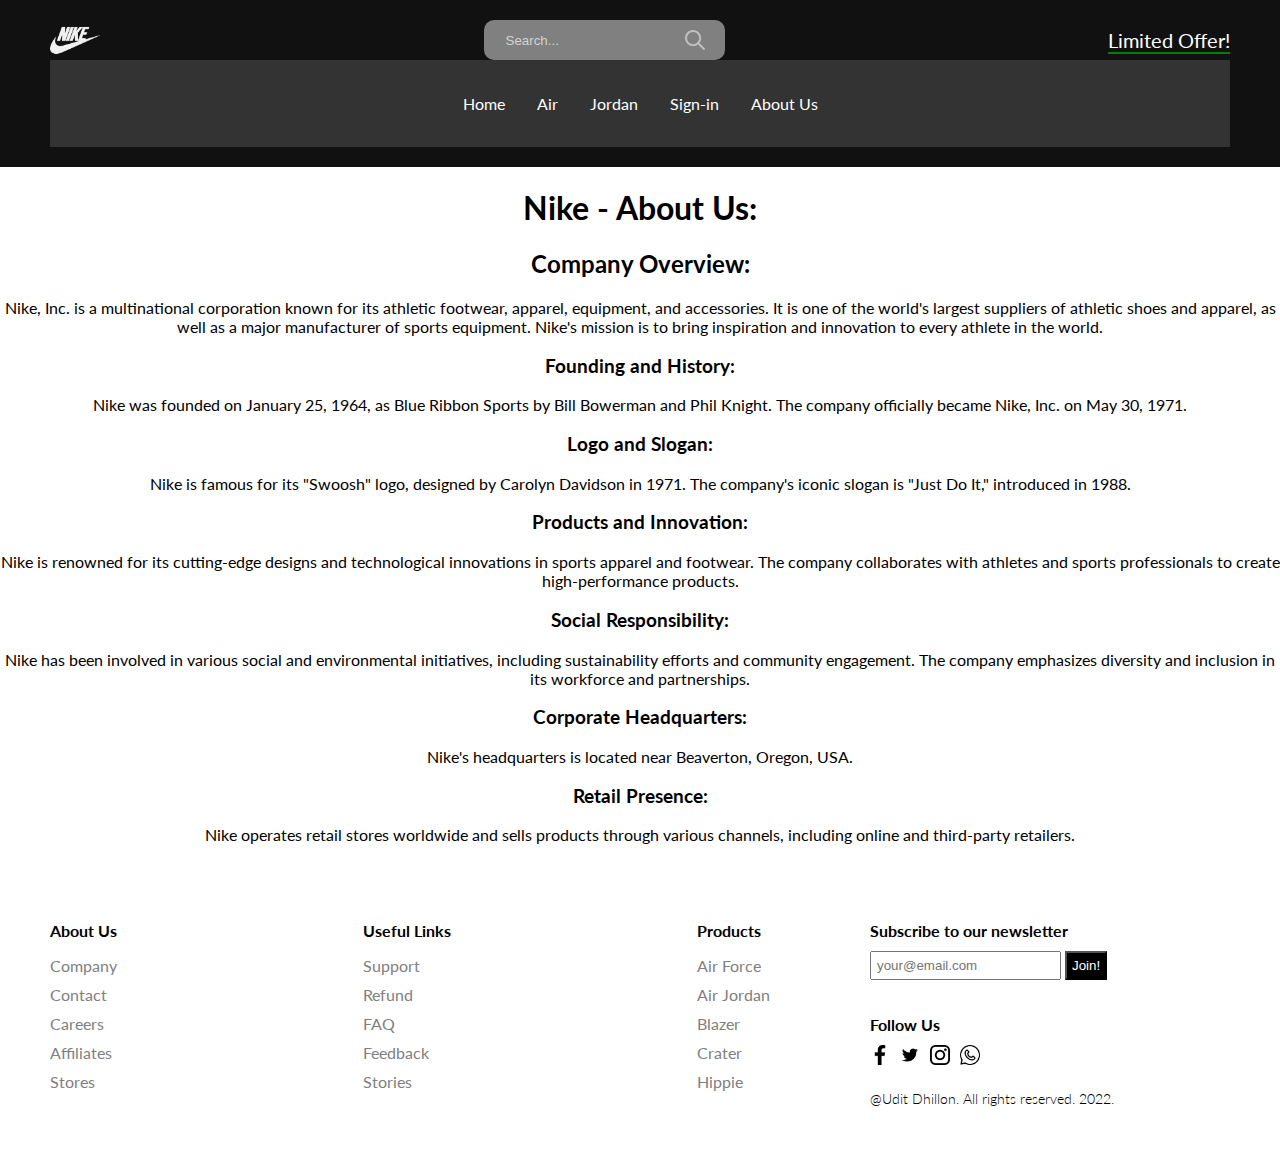
<file: Final Assignment/AboutUs.html>
<html lang="en">

<head>
    <meta charset="UTF-8">
    <meta http-equiv="X-UA-Compatible" content="IE=edge">
    <meta name="viewport" content="width=device-width, initial-scale=1.0">
    <link
        href="https://fonts.googleapis.com/css2?family=Lato:ital,wght@0,100;0,300;0,400;0,700;0,900;1,100;1,300;1,400;1,700;1,900&display=swap"
        rel="stylesheet">
    <link rel="stylesheet" href="style.css">
    <title>Nike Store</title>
</head>

<body>
    <nav id="nav">
        <div class="navTop">
            <div class="navItem">
                <img class="logo_nike" src="img\21.png" alt="Nike">
            </div>
            <div class="navItem">
                <div class="search">
                    <input type="text" placeholder="Search..." class="searchInput">
                    <img src="./img/search.png" width="20" height="20" alt="" class="searchIcon">
                </div>
            </div>
            <div class="navItem">
                <span class="limitedOffer">Limited Offer!</span>
            </div>
        </div>
        <nav class="navBottom">
            <li class="menuItem"><a href="index.html">Home</a></li>
            <li class="menuItem"><a href="Air_Force.html">Air</a></li>
            <li class="menuItem"><a href="Jordan.html">Jordan</a></li>
            <li class="menuItem"><a href="Sign-in.html">Sign-in</a></li>
            <li class="menuItem"><a href="AboutUs.html">About Us</a></li>
        </nav>
    </nav>
    <div class="Abs">
        <h1>Nike - About Us:</h1>
<h2>Company Overview:</h2>
<p>Nike, Inc. is a multinational corporation known for its athletic footwear, apparel, equipment, and accessories. It is one of the world's largest suppliers of athletic shoes and apparel, as well as a major manufacturer of sports equipment. Nike's mission is to bring inspiration and innovation to every athlete in the world.
</p>
<h3>Founding and History:</h3>
<p>Nike was founded on January 25, 1964, as Blue Ribbon Sports by Bill Bowerman and Phil Knight.
    The company officially became Nike, Inc. on May 30, 1971.</p>
    <h3>Logo and Slogan:</h3>
<p>Nike is famous for its "Swoosh" logo, designed by Carolyn Davidson in 1971.
    The company's iconic slogan is "Just Do It," introduced in 1988.</p>
<h3>Products and Innovation:</h3>
<p>Nike is renowned for its cutting-edge designs and technological innovations in sports apparel and footwear.
    The company collaborates with athletes and sports professionals to create high-performance products.</p>
<h3>Social Responsibility:</h3>
    <p>Nike has been involved in various social and environmental initiatives, including sustainability efforts and community engagement.
        The company emphasizes diversity and inclusion in its workforce and partnerships.</p>
<h3>Corporate Headquarters:</h3>
<p>Nike's headquarters is located near Beaverton, Oregon, USA.</p>
<h3>Retail Presence:</h3>
 <p>Nike operates retail stores worldwide and sells products through various channels, including online and third-party retailers.
</p>   
</div>
    <footer>
        <div class="footerLeft">
            <div class="footerMenu">
                <h1 class="fMenuTitle">About Us</h1>
                <ul class="fList">
                    <li class="fListItem">Company</li>
                    <li class="fListItem">Contact</li>
                    <li class="fListItem">Careers</li>
                    <li class="fListItem">Affiliates</li>
                    <li class="fListItem">Stores</li>
                </ul>
            </div>
            <div class="footerMenu">
                <h1 class="fMenuTitle">Useful Links</h1>
                <ul class="fList">
                    <li class="fListItem">Support</li>
                    <li class="fListItem">Refund</li>
                    <li class="fListItem">FAQ</li>
                    <li class="fListItem">Feedback</li>
                    <li class="fListItem">Stories</li>
                </ul>
            </div>
            <div class="footerMenu">
                <h1 class="fMenuTitle">Products</h1>
                <ul class="fList">
                    <li class="fListItem">Air Force</li>
                    <li class="fListItem">Air Jordan</li>
                    <li class="fListItem">Blazer</li>
                    <li class="fListItem">Crater</li>
                    <li class="fListItem">Hippie</li>
                </ul>
            </div>
        </div>
        <div class="footerRight">
            <div class="footerRightMenu">
                <h1 class="fMenuTitle">Subscribe to our newsletter</h1>
                <div class="fMail">
                    <input type="text" placeholder="your@email.com" class="fInput">
                    <button class="fButton">Join!</button>
                </div>
            </div>
            <div class="footerRightMenu">
                <h1 class="fMenuTitle">Follow Us</h1>
                <div class="fIcons">
                    <img src="./img/facebook.png" alt="" class="fIcon">
                    <img src="./img/twitter.png" alt="" class="fIcon">
                    <img src="./img/instagram.png" alt="" class="fIcon">
                    <img src="./img/whatsapp.png" alt="" class="fIcon">
                </div>
            </div>
            <div class="footerRightMenu">
                <span class="copyright">@Udit Dhillon. All rights reserved. 2022.</span>
            </div>
        </div>
    </footer>
</body>

</html>
</file>
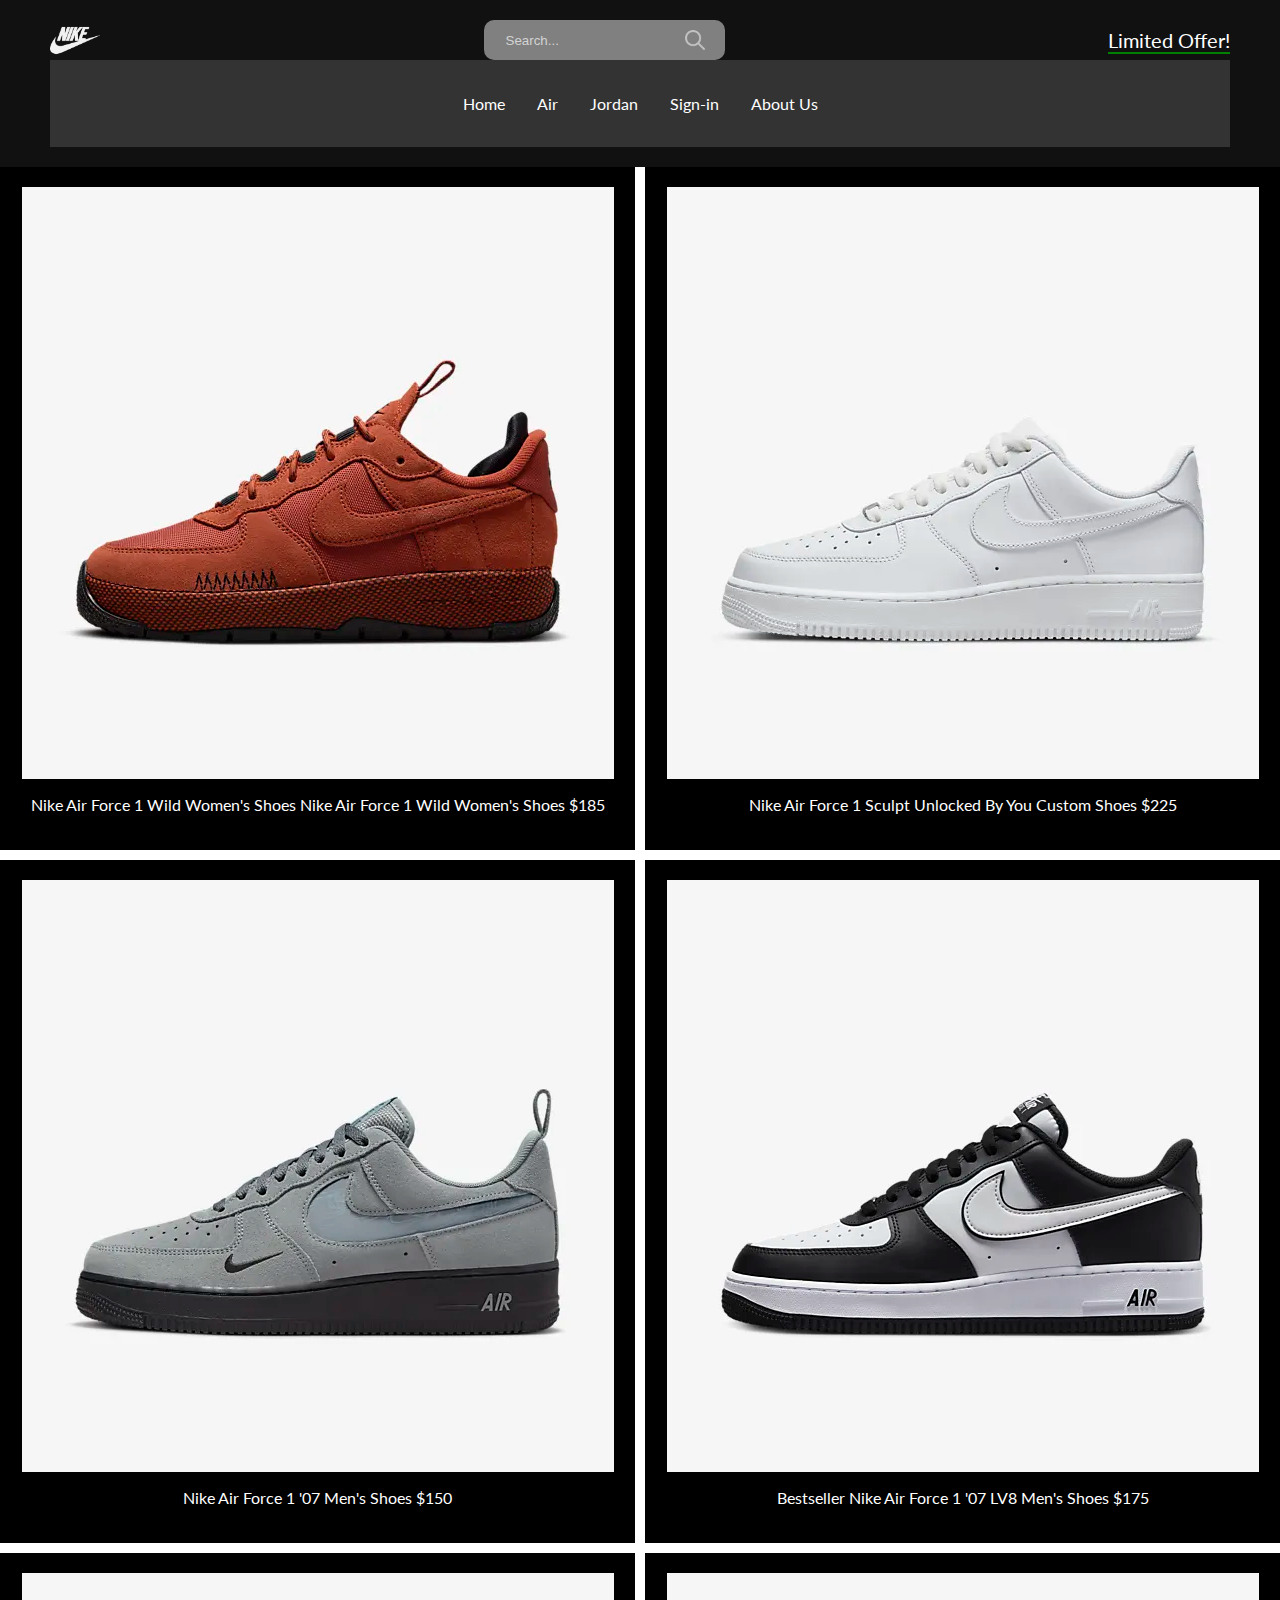
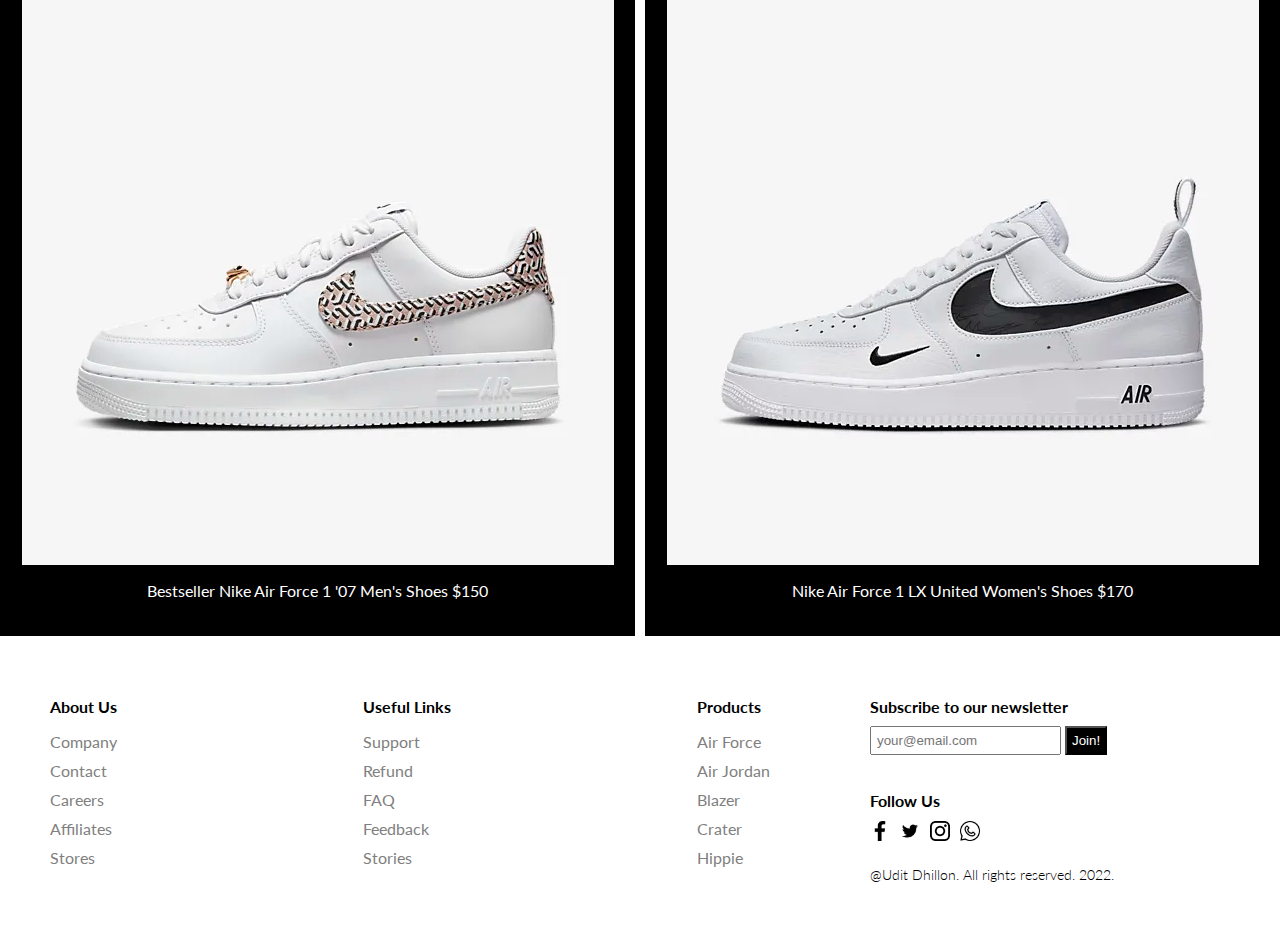
<file: Final Assignment/Air_Force.html>
<html lang="en">

<head>
    <meta charset="UTF-8">
    <meta http-equiv="X-UA-Compatible" content="IE=edge">
    <meta name="viewport" content="width=device-width, initial-scale=1.0">
    <link
        href="https://fonts.googleapis.com/css2?family=Lato:ital,wght@0,100;0,300;0,400;0,700;0,900;1,100;1,300;1,400;1,700;1,900&display=swap"
        rel="stylesheet">
    <link rel="stylesheet" href="style.css">
    <title>Nike Store</title>
</head>

<body>
    <nav id="nav">
        <div class="navTop">
            <div class="navItem">
                <img class="logo_nike" src="img\21.png" alt="Nike">
            </div>
            <div class="navItem">
                <div class="search">
                    <input type="text" placeholder="Search..." class="searchInput">
                    <img src="./img/search.png" width="20" height="20" alt="" class="searchIcon">
                </div>
            </div>
            <div class="navItem">
                <span class="limitedOffer">Limited Offer!</span>
            </div>
        </div>
        <nav class="navBottom">
            <li class="menuItem"><a href="index.html">Home</a></li>
            <li class="menuItem"><a href="Air_Force.html">Air</a></li>
            <li class="menuItem"><a href="Jordan.html">Jordan</a></li>
            <li class="menuItem"><a href="Sign-in.html">Sign-in</a></li>
            <li class="menuItem"><a href="AboutUs.html">About Us</a></li>
        </nav>
    </nav>
    <div class="grid-container">
        <!-- You can customize the content of each grid item -->
        <div class="grid-item"><img src="img\Air1.webp"><p>Nike Air Force 1 Wild Women's Shoes
            Nike Air Force 1 Wild
            Women's Shoes
            $185</p></div>
        <div class="grid-item"><img src="img\Air2.webp"><p>
            Nike Air Force 1 Sculpt Unlocked By You
            Custom Shoes
            $225</p></div>
        <div class="grid-item"><img src="img\Air3.webp"><p>
            Nike Air Force 1 '07
            Men's Shoes
            $150</p></div>
        <div class="grid-item"><img src="img\Air4.webp"><p>
            Bestseller
            Nike Air Force 1 '07 LV8
            Men's Shoes
            $175</p></div>
        <div class="grid-item"><img src="img\Air5.webp"><p>
            Bestseller
            Nike Air Force 1 '07
            Men's Shoes
            $150</p></div>
        <div class="grid-item"><img src="img\Air6.webp"><p>
            Nike Air Force 1 LX United
            Women's Shoes
            $170</p></div>
    </div>
    <footer>
        <div class="footerLeft">
            <div class="footerMenu">
                <h1 class="fMenuTitle">About Us</h1>
                <ul class="fList">
                    <li class="fListItem">Company</li>
                    <li class="fListItem">Contact</li>
                    <li class="fListItem">Careers</li>
                    <li class="fListItem">Affiliates</li>
                    <li class="fListItem">Stores</li>
                </ul>
            </div>
            <div class="footerMenu">
                <h1 class="fMenuTitle">Useful Links</h1>
                <ul class="fList">
                    <li class="fListItem">Support</li>
                    <li class="fListItem">Refund</li>
                    <li class="fListItem">FAQ</li>
                    <li class="fListItem">Feedback</li>
                    <li class="fListItem">Stories</li>
                </ul>
            </div>
            <div class="footerMenu">
                <h1 class="fMenuTitle">Products</h1>
                <ul class="fList">
                    <li class="fListItem">Air Force</li>
                    <li class="fListItem">Air Jordan</li>
                    <li class="fListItem">Blazer</li>
                    <li class="fListItem">Crater</li>
                    <li class="fListItem">Hippie</li>
                </ul>
            </div>
        </div>
        <div class="footerRight">
            <div class="footerRightMenu">
                <h1 class="fMenuTitle">Subscribe to our newsletter</h1>
                <div class="fMail">
                    <input type="text" placeholder="your@email.com" class="fInput">
                    <button class="fButton">Join!</button>
                </div>
            </div>
            <div class="footerRightMenu">
                <h1 class="fMenuTitle">Follow Us</h1>
                <div class="fIcons">
                    <img src="./img/facebook.png" alt="" class="fIcon">
                    <img src="./img/twitter.png" alt="" class="fIcon">
                    <img src="./img/instagram.png" alt="" class="fIcon">
                    <img src="./img/whatsapp.png" alt="" class="fIcon">
                </div>
            </div>
            <div class="footerRightMenu">
                <span class="copyright">@Udit Dhillon. All rights reserved. 2022.</span>
            </div>
        </div>
    </footer>
</body>

</html>
</file>
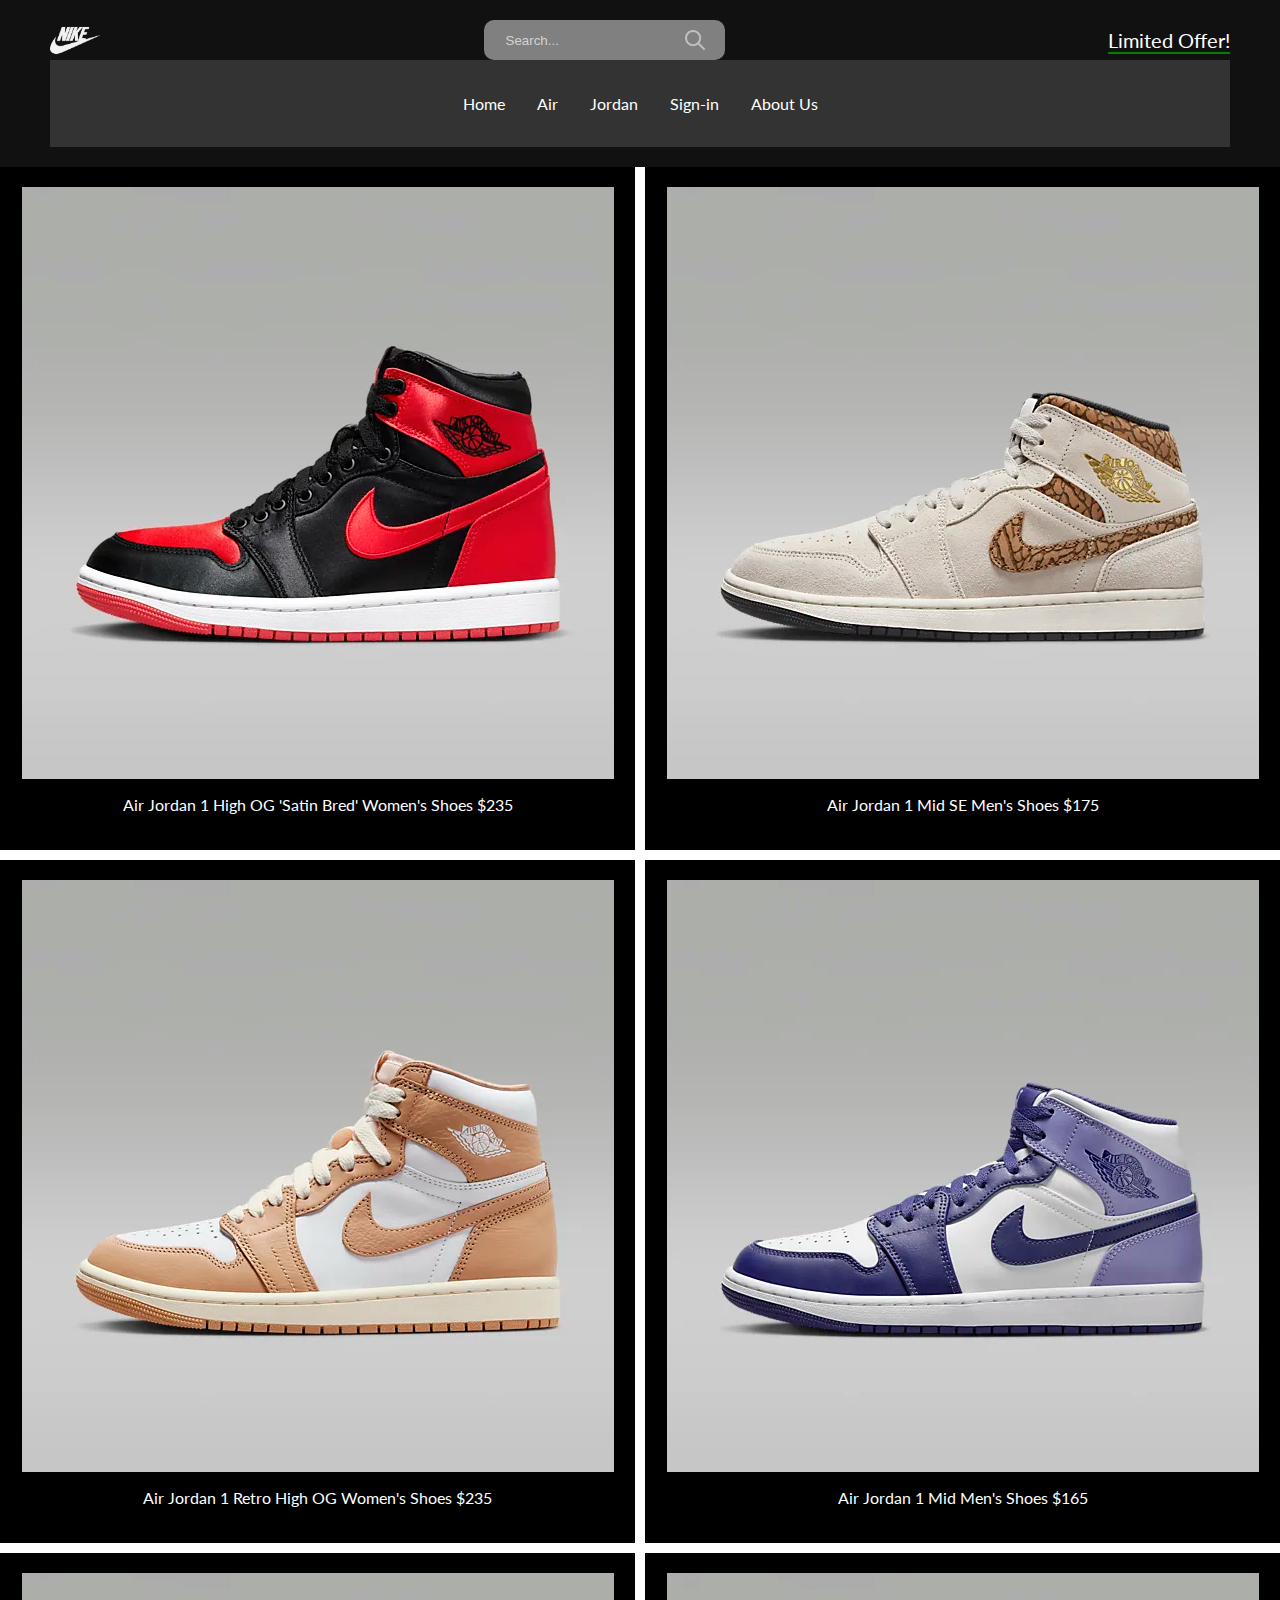
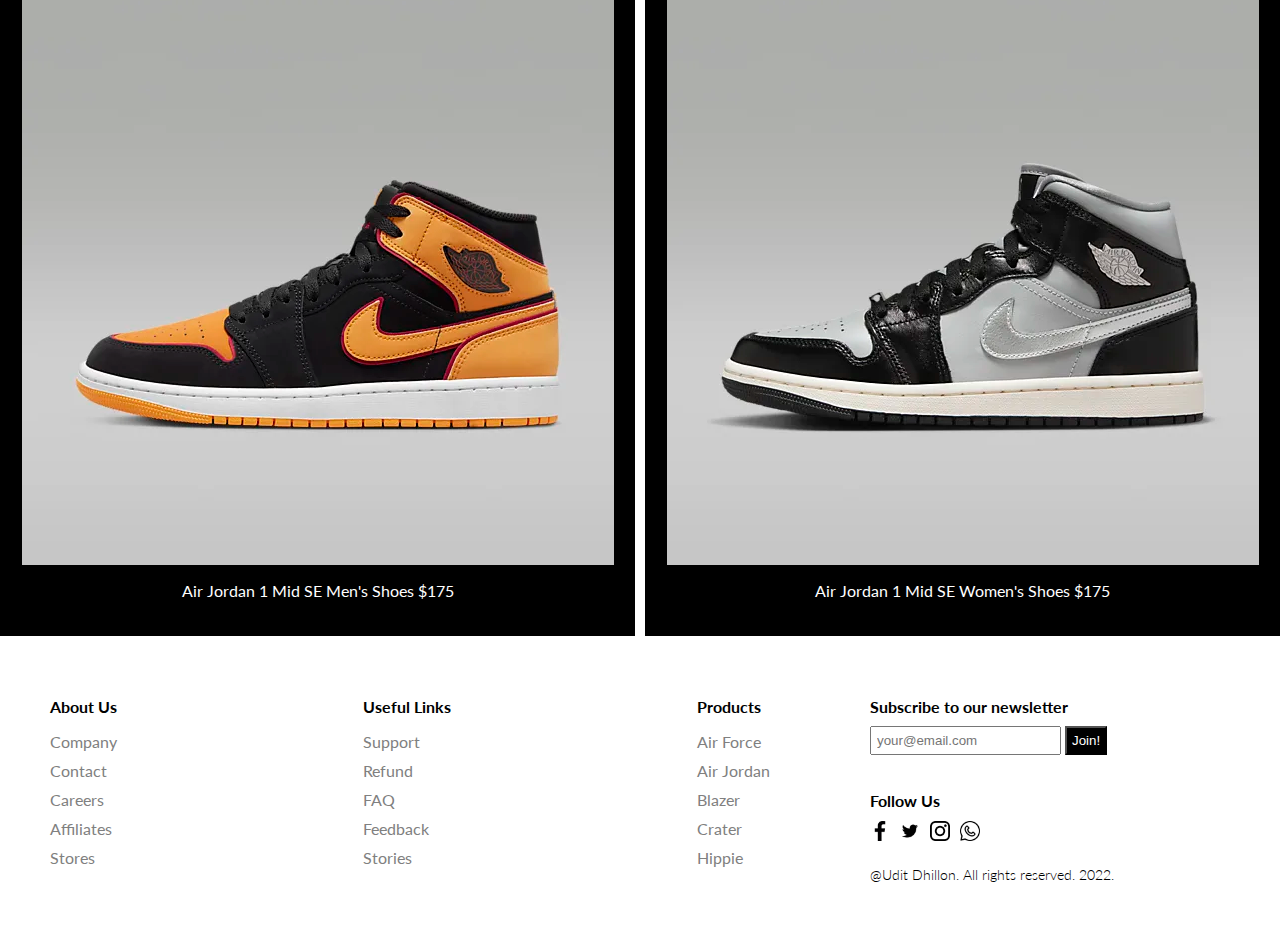
<file: Final Assignment/Jordan.html>
<html lang="en">

<head>
    <meta charset="UTF-8">
    <meta http-equiv="X-UA-Compatible" content="IE=edge">
    <meta name="viewport" content="width=device-width, initial-scale=1.0">
    <link
        href="https://fonts.googleapis.com/css2?family=Lato:ital,wght@0,100;0,300;0,400;0,700;0,900;1,100;1,300;1,400;1,700;1,900&display=swap"
        rel="stylesheet">
    <link rel="stylesheet" href="style.css">
    <title>Nike Store</title>
</head>

<body>
    <nav id="nav">
        <div class="navTop">
            <div class="navItem">
                <img class="logo_nike" src="img\21.png" alt="Nike">
            </div>
            <div class="navItem">
                <div class="search">
                    <input type="text" placeholder="Search..." class="searchInput">
                    <img src="./img/search.png" width="20" height="20" alt="" class="searchIcon">
                </div>
            </div>
            <div class="navItem">
                <span class="limitedOffer">Limited Offer!</span>
            </div>
        </div>
        <nav class="navBottom">
            <li class="menuItem"><a href="index.html">Home</a></li>
            <li class="menuItem"><a href="Air_Force.html">Air</a></li>
            <li class="menuItem"><a href="Jordan.html">Jordan</a></li>
            <li class="menuItem"><a href="Sign-in.html">Sign-in</a></li>
            <li class="menuItem"><a href="AboutUs.html">About Us</a></li>
        </nav>
    </nav>
    <div class="grid-container">
        <!-- You can customize the content of each grid item -->
        <div class="grid-item"><img src="img\Jordan1.webp"><p>Air Jordan 1 High OG 'Satin Bred'
            Women's Shoes
            $235</p></div>
        <div class="grid-item"><img src="img\Jordan2.webp"><p>Air Jordan 1 Mid SE
            Men's Shoes
            $175
           </p></div>
        <div class="grid-item"><img src="img\Jordan3.webp"><p>Air Jordan 1 Retro High OG
            Women's Shoes
            $235
           </p></div>
        <div class="grid-item"><img src="img\Jordan4.webp"><p>Air Jordan 1 Mid
            Men's Shoes
            $165
            </p></div>
        <div class="grid-item"><img src="img\Jordan5.webp"><p>Air Jordan 1 Mid SE
            Men's Shoes
            $175
            </p></div>
        <div class="grid-item"><img src="img\Jordan6.webp"><p>Air Jordan 1 Mid SE
            Women's Shoes
            $175
           </p></div>
    </div>
    <footer>
        <div class="footerLeft">
            <div class="footerMenu">
                <h1 class="fMenuTitle">About Us</h1>
                <ul class="fList">
                    <li class="fListItem">Company</li>
                    <li class="fListItem">Contact</li>
                    <li class="fListItem">Careers</li>
                    <li class="fListItem">Affiliates</li>
                    <li class="fListItem">Stores</li>
                </ul>
            </div>
            <div class="footerMenu">
                <h1 class="fMenuTitle">Useful Links</h1>
                <ul class="fList">
                    <li class="fListItem">Support</li>
                    <li class="fListItem">Refund</li>
                    <li class="fListItem">FAQ</li>
                    <li class="fListItem">Feedback</li>
                    <li class="fListItem">Stories</li>
                </ul>
            </div>
            <div class="footerMenu">
                <h1 class="fMenuTitle">Products</h1>
                <ul class="fList">
                    <li class="fListItem">Air Force</li>
                    <li class="fListItem">Air Jordan</li>
                    <li class="fListItem">Blazer</li>
                    <li class="fListItem">Crater</li>
                    <li class="fListItem">Hippie</li>
                </ul>
            </div>
        </div>
        <div class="footerRight">
            <div class="footerRightMenu">
                <h1 class="fMenuTitle">Subscribe to our newsletter</h1>
                <div class="fMail">
                    <input type="text" placeholder="your@email.com" class="fInput">
                    <button class="fButton">Join!</button>
                </div>
            </div>
            <div class="footerRightMenu">
                <h1 class="fMenuTitle">Follow Us</h1>
                <div class="fIcons">
                    <img src="./img/facebook.png" alt="" class="fIcon">
                    <img src="./img/twitter.png" alt="" class="fIcon">
                    <img src="./img/instagram.png" alt="" class="fIcon">
                    <img src="./img/whatsapp.png" alt="" class="fIcon">
                </div>
            </div>
            <div class="footerRightMenu">
                <span class="copyright">@Udit Dhillon. All rights reserved. 2022.</span>
            </div>
        </div>
    </footer>
</body>

</html>
</file>
<file: Final Assignment/style.css>
html {
  scroll-behavior: smooth;
}

body {
  font-family: "Lato", sans-serif;
  padding: 0;
  margin: 0;
}
.logo_nike{
  width:50px;
  height:auto;

}
nav {
  background-color: #111;
  color: white;
  padding: 20px 50px;
}
.grid-container {
  display: grid;
  grid-template-columns: repeat(2, 1fr);
  gap: 10px;
}

.grid-item {
  border-radius:rgba(0, 0, 0, 0.925);
  background-color: black;
  padding: 20px;
  text-align: center;
  position: relative;
  overflow: hidden;
}

.grid-item img {
  max-width: 100%;
  height: auto;
  transition: transform 0.3s ease-in-out;
  }
.grid-item:hover img {
  transform: scale(1.1);
  cursor: pointer;
}
.grid-item p{
  color:white;
}
.navTop {
  display: flex;
  align-items: center;
  justify-content: space-between;
}

.search {
  display: flex;
  align-items: center;
  background-color: gray;
  padding: 10px 20px;
  border-radius: 10px;
}

.searchInput {
  border: none;
  background-color: transparent;
}

.searchInput::placeholder {
  color: lightgray;
}

.limitedOffer {
  font-size: 20px;
  border-bottom: 2px solid green;
  cursor: pointer;
}

.navBottom {
  display: flex;
  align-items: center;
  justify-content: center;
  background-color: #333; /* Navbar background color */
  overflow: hidden;
}

/* Style for the navbar links */
.navBottom a {
  float: left; /* Align links horizontally */
  display: block;
  color: white; /* Text color */
  text-align: center;
  padding: 14px 16px; /* Padding around each link */
  text-decoration: none;
}

/* Change color on hover */
.navBottom a:hover {
  background-color: #ddd; /* Hover background color */
  color: black; /* Hover text color */
}
.navBottom ul {
  list-style: none; /* Remove bullet points */
  padding: 0; /* Remove default padding */
  margin: 0; /* Remove default margin */
}
.navBottom li {
  list-style: none; /* Remove bullet points */
  padding: 0; /* Remove default padding */
  margin: 0; /* Remove default margin */
}
.menuItem {
  margin-right: 50px;
  cursor: pointer;
  color: lightgray;
  font-weight: 400;
}

.slider {
  background: url("https://images.unsplash.com/photo-1604147495798-57beb5d6af73?ixlib=rb-1.2.1&ixid=MnwxMjA3fDB8MHxwaG90by1wYWdlfHx8fGVufDB8fHx8&auto=format&fit=crop&w=2370&q=80");
  clip-path: polygon(0 0, 100% 0, 100% 100%, 0 85%);
  overflow: hidden;
}

.sliderWrapper {
  display: flex;
  width: 500vw;
  transition: all 1.5s ease-in-out;
}

.sliderItem {
  width: 100vw;
  display: flex;
  align-items: center;
  justify-content: center;
  position: relative;
}

.sliderBg {
  width: 750px;
  height: 750px;
  border-radius: 50%;
  position: absolute;
}

.sliderImg {
  z-index: 1;
}

.sliderTitle {
  position: absolute;
  top: 10%;
  right: 10%;
  font-size: 60px;
  font-weight: 900;
  text-align: center;
  color: white;
  z-index: 1;
}

.sliderPrice {
  position: absolute;
  top: 10%;
  left: 10%;
  font-size: 60px;
  font-weight: 300;
  text-align: center;
  color: white;
  border: 1px solid gray;
  z-index: 1;
}

.buyButton {
  position: absolute;
  top: 50%;
  right: 10%;
  font-size: 30px;
  font-weight: 900;
  color: white;
  border: 1px solid gray;
  background-color: black;
  z-index: 1;
  cursor: pointer;
}

.buyButton:hover {
  background-color: white;
  color: black;
}

.sliderItem:nth-child(1) .sliderBg {
  background-color: #369e62;
}
.sliderItem:nth-child(2) .sliderBg {
  background-color: rebeccapurple;
}
.sliderItem:nth-child(3) .sliderBg {
  background-color: teal;
}
.sliderItem:nth-child(4) .sliderBg {
  background-color: cornflowerblue;
}
.sliderItem:nth-child(5) .sliderBg {
  background-color: rgb(124, 115, 80);
}

.sliderItem:nth-child(1) .sliderPrice {
  color: #369e62;
}
.sliderItem:nth-child(2) .sliderPrice {
  color: white;
}
.sliderItem:nth-child(3) .sliderPrice {
  color: teal;
}
.sliderItem:nth-child(4) .sliderPrice {
  color: cornflowerblue;
}
.sliderItem:nth-child(5) .sliderPrice {
  color: cornsilk;
}

.features {
  display: flex;
  align-items: center;
  justify-content: space-between;
  padding: 50px;
}

.feature {
  display: flex;
  flex-direction: column;
  align-items: center;
  text-align: center;
}

.featureIcon {
  width: 50px;
  height: 50px;
}

.featureTitle {
  font-size: 20px;
  font-weight: 600;
  margin: 20px;
}

.featureDesc {
  color: gray;
  width: 50%;
  height: 100px;
}

.product {
  height: 100vh;
  background-color: whitesmoke;
  position: relative;
  clip-path: polygon(0 15%, 100% 0, 100% 100%, 0% 100%);
}

.payment {
  width: 500px;
  height: 500px;
  background-color: white;
  position: absolute;
  top: 0;
  bottom: 0;
  left: 0;
  right: 0;
  margin: auto;
  padding: 10px 50px;
  display: none;
  flex-direction: column;
  -webkit-box-shadow: 0px 0px 13px 2px rgba(0, 0, 0, 0.3);
  box-shadow: 0px 0px 13px 2px rgba(0, 0, 0, 0.3);
}

.payTitle {
  font-size: 20px;
  color: lightgray;
}

label {
  font-size: 14px;
  font-weight: 300;
}

.payInput {
  padding: 10px;
  margin: 10px 0px;
  border: none;
  border-bottom: 1px solid gray;
}

.payInput::placeholder {
  color: rgb(163, 163, 163);
}

.cardIcons {
  display: flex;
}

.cardIcon {
  margin-right: 10px;
}

.cardInfo {
  display: flex;
  justify-content: space-between;
}

.sm {
  width: 30%;
}

.payButton {
  position: absolute;
  height: 40px;
  bottom: -40;
  width: 100%;
  left: 0;
  -webkit-box-shadow: 0px 0px 13px 2px rgba(0, 0, 0, 0.3);
  box-shadow: 0px 0px 13px 2px rgba(0, 0, 0, 0.3);
  background-color: #369e62;
  color: white;
  border: none;
  cursor: pointer;
}

.close {
  width: 20px;
  height: 20px;
  position: absolute;
  background-color: gray;
  color: white;
  top: 10px;
  right: 10px;
  display: flex;
  align-items: center;
  justify-content: center;
  cursor: pointer;
  padding: 2px;
}

.productImg {
  width: 50%;
}

.productDetails {
  position: absolute;
  top: 10%;
  right: 0;
  width: 40%;
  padding: 50px;
}

.productTitle {
  font-size: 75px;
  font-weight: 900;
}

.productDesc {
  font-style: 24px;
  color: gray;
}

.colors,
.sizes {
  display: flex;
  margin-bottom: 20px;
}

.color {
  width: 32px;
  height: 32px;
  border-radius: 5px;
  background-color: black;
  margin-right: 10px;
  cursor: pointer;
}

.color:last-child {
  background-color: darkblue;
}

.size {
  padding: 5px 20px;
  border: 1px solid black;
  margin-right: 10px;
  cursor: pointer;
  font-size: 20px;
}

.productButton {
  float: right;
  padding: 10px 20px;
  background-color: black;
  color: white;
  font-weight: 600;
  cursor: pointer;
}

.productButton:hover {
  background-color: white;
  color: black;
}

.gallery {
  padding: 50px;
  display: flex;
}

.galleryItem {
  flex: 1;
  padding: 50px;
}

.galleryImg {
  width: 100%;
}

.newSeason {
  display: flex;
}

.nsItem {
  flex: 1;
  background-color: black;
  color: white;
  display: flex;
  flex-direction: column;
  align-items: center;
  justify-content: center;
  text-align: center;
}

.nsImg {
  width: 100%;
  height: 500px;
}

.nsTitle {
  font-size: 40px;
}

.nsButton {
  padding: 15px;
  font-weight: 600;
  cursor: pointer;
}

footer {
  display: flex;
}

.footerLeft {
  flex: 2;
  display: flex;
  justify-content: space-between;
  padding: 50px;
}

.fMenuTitle {
  font-size: 16px;
}

.fList {
  padding: 0;
  list-style: none;
}

.fListItem {
  margin-bottom: 10px;
  color: gray;
  cursor: pointer;
}

.footerRight {
  flex: 1;
  padding: 50px;
  display: flex;
  flex-direction: column;
  justify-content: space-between;
}

.fInput {
  padding: 5px;
}

.fButton {
  padding: 5px;
  background-color: black;
  color: white;
}

.fIcons{
  display: flex;
}

.fIcon{
  width: 20px;
  height: 20px;
  margin-right: 10px;
}

.copyright{
  font-weight: 300;
  font-size: 14px;
}
.Abs{
  display: block;
  text-align: center;
  justify-content: center;
}
@media screen and (max-width:480px) {
  nav{
    padding: 20px;
  }

  .search{
    display: none;
  }

  .navBottom{
    flex-wrap: wrap;
  }

  .menuItem{
    margin: 20px;
    font-weight: 700;
    font-size: 20px;
  }

  .slider{
    clip-path: none;
  }

  .sliderImg{
    width: 90%;
  }

  .sliderBg{
    width: 100%;
    height: 100%;
  }

  .sliderTitle{
    display: none;
  }

  .sliderPrice{
    top: unset;
    bottom: -50;
    left: 0;
    background-color: lightgrey;
  }

  .buyButton{
    right: 0;
    top: 0;
  }

  .features{
    flex-direction: column;
  }

  .product{
    clip-path: none ;
    display: flex;
    flex-direction: column;
    align-items: center;
  }

  .productImg{
    width: 80%;
  }

  .productDetails{
    width: 100%;
    padding: 0;
    display: flex;
    flex-direction: column;
    align-items: center;
    text-align: center;
    position: relative;
    top: 0;
  }

  .productTitle{
    font-size: 50px;
    margin: 0;
  }

  .gallery{
    display: none;
  }

  .newSeason{
    flex-direction: column;
  }

  .nsItem:nth-child(2){
    padding: 50px;
  }

  .f1{
    flex-direction: column;
    align-items: center;
  }

  .footerLeft{
    padding: 20px;
    width: 90%;
  }

  .footerRight{
    padding: 20px;
    width: 90%;
    align-items: center;
    background-color: whitesmoke;
  }

  .payment{
    width: 90%;
    padding: 20px;
  }
}
</file>
